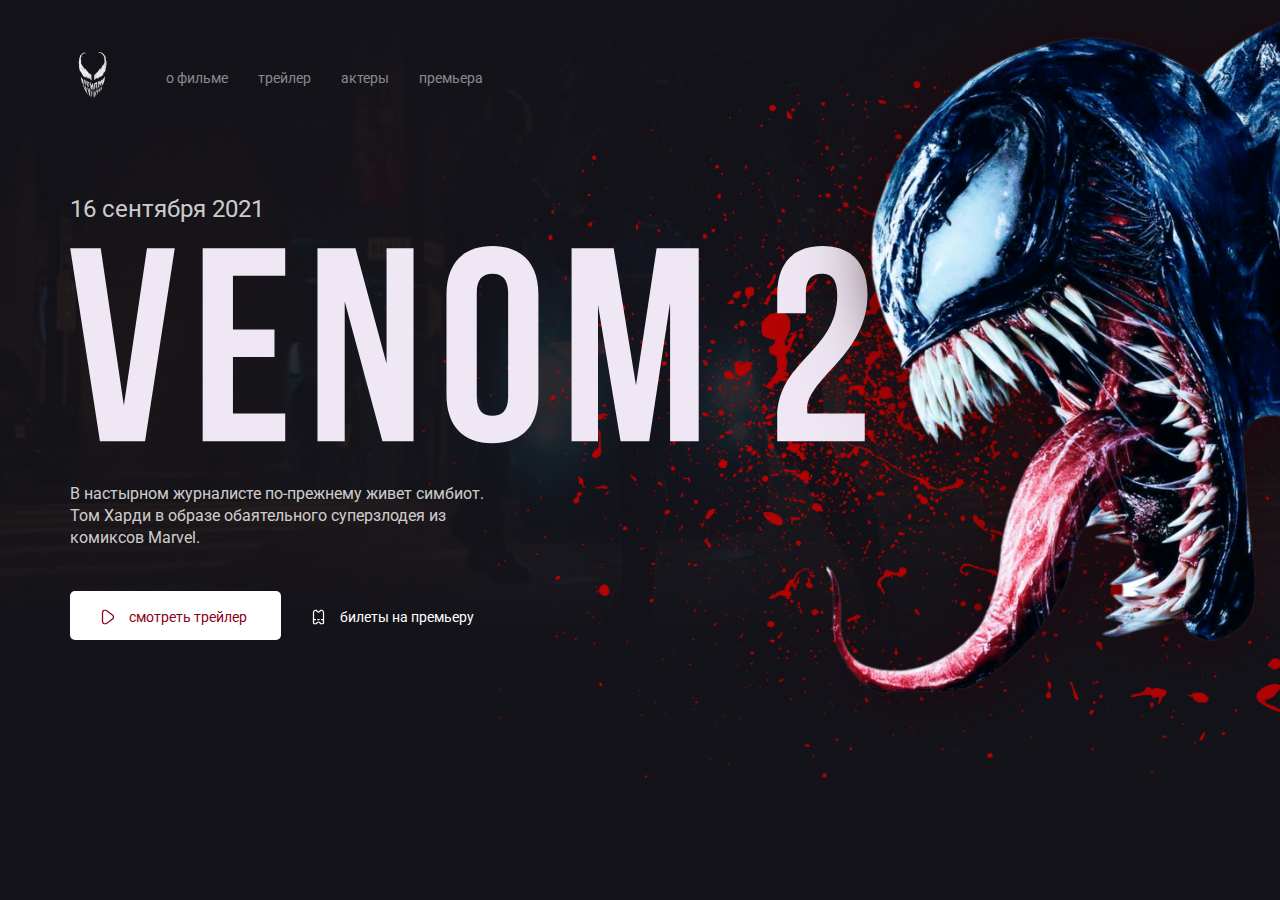
<file: venom/index.html>
<!DOCTYPE html>
<html lang="ru">

<head>
    <meta charset="UTF-8">
    <meta http-equiv="X-UA-Compatible" content="IE=edge">
    <meta name="viewport" content="width=device-width, initial-scale=1.0">
    <link rel="preconnect" href="https://fonts.gstatic.com">
    <link href="https://fonts.googleapis.com/css2?family=Roboto:wght@400;700&display=swap" rel="stylesheet">
    <link rel="stylesheet" href="css/jquery.fancybox.min.css">
    <link rel="stylesheet" href="css/normalize.css">
    <link rel="stylesheet" href="css/style.css">
    <title>Главная - Venom 2</title>
</head>

<body>
    <div class="hero-wrapper">
        <div class="container">
            <header class="header">
                <a href="index.html" class="logo">
                    <img width="46" height="71" src="img/logo.png" alt="Logo: Venom logo" class="logo-img">
                </a>
                <nav class="header-nav">
                    <button class="menu-btn">
                        <span class="menu-btn-text">меню</span>
                        <img src="img/menu-btn.svg" alt="icon: Menu button" class="menu-btn-img">
                    </button>
                    <a href="#" class="close-btn">
                        <span class="close-text">закрыть</span>
                        <img src="img/close-line.svg" alt="Icon: Close" class="close-img">
                    </a>
                    <ul class="menu">
                        <li class="menu-item"><a href="about.html" class="menu-link">о фильме</a></li>
                        <li class="menu-item"><a data-fancybox href="https://www.youtube.com/watch?v=Othd8W8o3t0&t=1s"
                                class="menu-link">трейлер</a></li>
                        <li class="menu-item"><a href="#" class="menu-link">актеры</a></li>
                        <li class="menu-item"><a href="#" class="menu-link">премьера</a></li>
                    </ul>
                </nav>
            </header>

            <div class="film">
                <div class="film-text">
                    <span class="film-date">16 сентября 2021</span>
                    <img src="img/venom2.svg" alt="Logo: Venom 2" class="film-logo">
                    <p class="film-description">В настырном журналисте по-прежнему живет симбиот. Том Харди в
                        образе
                        обаятельного суперзлодея из комиксов Marvel.</p>
                </div>
                <!-- /.film-text -->
                <div class="button-group">
                    <a data-fancybox href="https://www.youtube.com/watch?v=Othd8W8o3t0&t=1s"
                        class="button button-primary">
                        <img width="15" src="img/play.svg" alt="Icon: Play" class="button-icon">
                        <span class="button-text">смотреть трейлер</span>
                    </a>
                    <a href="#" class="button button-link">
                        <img width="15" src="img/ticket.svg" alt="Icon: Ticket" class="button-icon">
                        <span class="button-text">билеты на премьеру</span>
                    </a>
                </div>
                <!-- /.button-group -->
            </div>
            <!-- /.film -->
        </div>
        <img src="img/venom.png" alt="Photo: Venom" class="venom">
        <img src="img/blood.png" alt="Photo: blood" class="venom-blood">
        <script src="script/jquery-3.6.0.min.js"></script>
        <script src="script/jquery.fancybox.min.js"></script>
        <script src="script/script.js"></script>
    </div>
</body>

</html>
</file>
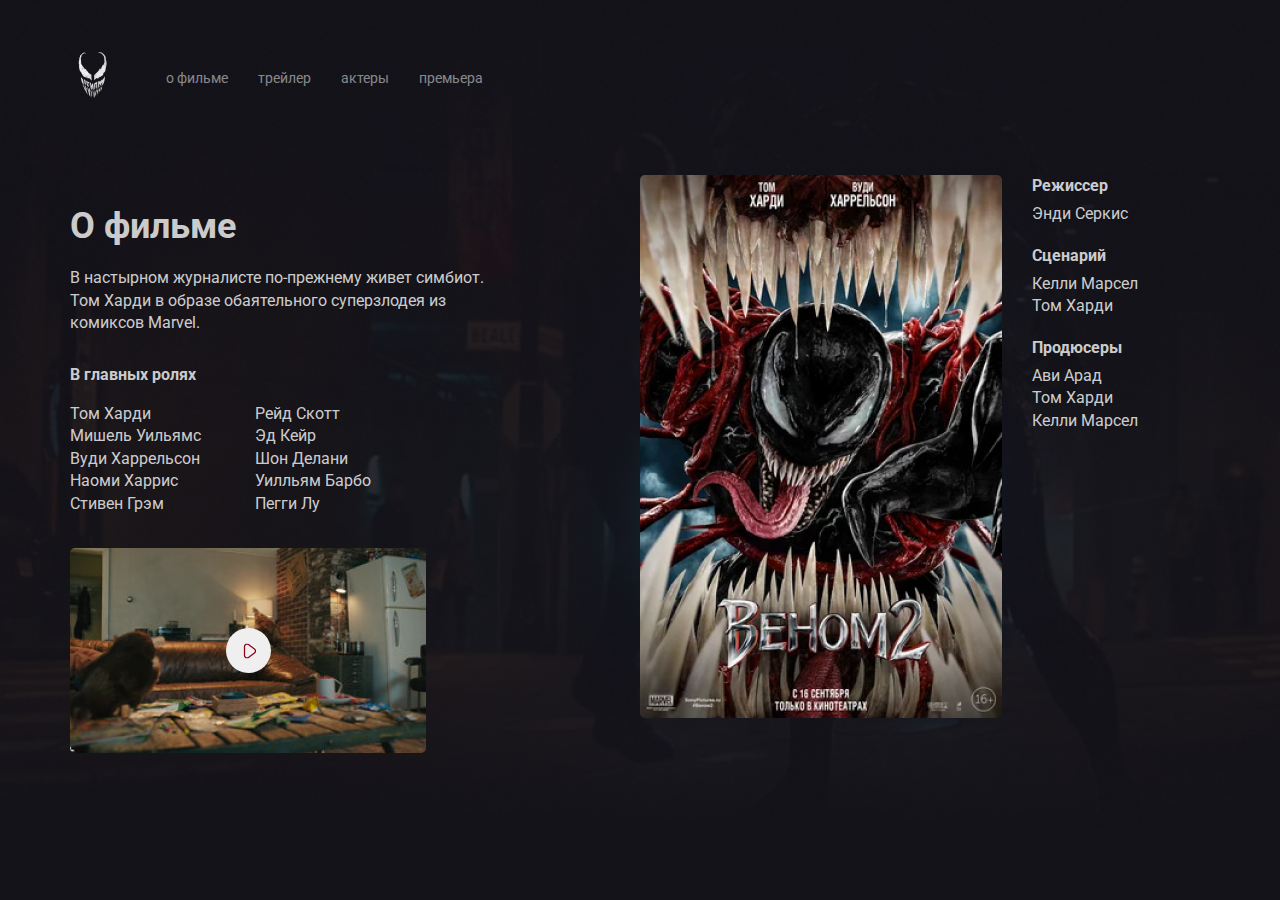
<file: venom/about.html>
<!DOCTYPE html>
<html lang="ru">

<head>
    <meta charset="UTF-8">
    <meta http-equiv="X-UA-Compatible" content="IE=edge">
    <meta name="viewport" content="width=device-width, initial-scale=1.0">
    <link rel="preconnect" href="https://fonts.gstatic.com">
    <link href="https://fonts.googleapis.com/css2?family=Roboto:wght@400;700&display=swap" rel="stylesheet">
    <link rel="stylesheet" href="css/jquery.fancybox.min.css">
    <link rel="stylesheet" href="css/normalize.css">
    <link rel="stylesheet" href="css/aboutStyle.css">
    <title>О фильме - Venom 2</title>
</head>

<body>
    <div class="hero-wrapper">
        <div class="container">
            <header class="header">
                <a href="index.html" class="logo">
                    <img width="46" height="71" src="img/logo.png" alt="Logo: Venom logo" class="logo-img">
                </a>
                <nav class="header-nav">
                    <button class="menu-btn">
                        <span class="menu-btn-text">меню</span>
                        <img src="img/menu-btn.svg" alt="icon: Menu button" class="menu-btn-img">
                    </button>
                    <a href="#" class="close-btn">
                        <span class="close-text">закрыть</span>
                        <img src="img/close-line.svg" alt="Icon: Close" class="close-img">
                    </a>
                    <ul class="menu">
                        <li class="menu-item"><a href="about.html" class="menu-link">о фильме</a></li>
                        <li class="menu-item"><a data-fancybox href="https://www.youtube.com/watch?v=Othd8W8o3t0&t=1s"
                                class="menu-link">трейлер</a></li>
                        <li class="menu-item"><a href="#" class="menu-link">актеры</a></li>
                        <li class="menu-item"><a href="#" class="menu-link">премьера</a></li>
                    </ul>
                </nav>
            </header>
            <div class="content">
                <div class="col">
                    <h2 class="content-title">О фильме</h2>
                    <p class="content-text">В настырном журналисте по-прежнему живет симбиот. Том Харди в образе
                        обаятельного суперзлодея из комиксов Marvel.</p>
                    <h3 class="content-subtitle">В главных ролях</h3>
                    <ul class="content-list column-2">
                        <li class="list-item">Том Харди</li>
                        <li class="list-item">Мишель Уильямс</li>
                        <li class="list-item">Вуди Харрельсон</li>
                        <li class="list-item">Наоми Харрис</li>
                        <li class="list-item">Стивен Грэм</li>
                        <li class="list-item">Рейд Скотт</li>
                        <li class="list-item">Эд Кейр</li>
                        <li class="list-item">Шон Делани</li>
                        <li class="list-item">Уилльям Барбо</li>
                        <li class="list-item">Пегги Лу</li>
                    </ul>
                    <div class="trailer">
                        <button class="play" id="play-video-btn">
                            <img src="img/play.svg" alt="Icon: play" class="play-icon">
                        </button>
                        <iframe id="embed-video-frame" width="356" height="205"
                            src="https://www.youtube.com/embed/Othd8W8o3t0?rel=0&showinfo=0"
                            title="YouTube video player" frameborder="0"
                            allow="accelerometer; autoplay; clipboard-write; encrypted-media; gyroscope; picture-in-picture"
                            allowfullscreen></iframe>
                    </div>
                    <!-- /.trailer -->
                </div>
                <div class="col">
                    <div class="poster-wrapper">
                        <img src="img/poster.jpg" alt="Image: Poster" class="poster">
                        <div class="creators">
                            <h3 class="content-subtitle">Режиссер</h3>
                            <ul class="creator-list">
                                <li class="list-item">Энди Серкис</li>
                            </ul>
                            <h3 class="content-subtitle">Сценарий</h3>
                            <ul class="creator-list">
                                <li class="list-item">Келли Марсел</li>
                                <li class="list-item">Том Харди</li>
                            </ul>
                            <h3 class="content-subtitle">Продюсеры</h3>
                            <ul class="creator-list">
                                <li class="list-item">Ави Арад</li>
                                <li class="list-item">Том Харди</li>
                                <li class="list-item">Келли Марсел</li>
                            </ul>
                        </div>
                        <!-- /.poster-wrapper -->
                    </div>
                    <!-- /.creators -->
                </div>
            </div>
            <!-- /.contant -->
        </div>
    </div>

    <script src="script/jquery-3.6.0.min.js"></script>
    <script src="script/jquery.fancybox.min.js"></script>
    <script src="script/script.js"></script>
</body>

</html>
</file>
<file: venom/css/style.css>
body {
    background-color: #14131A;
    color: #fff;
    font-family: 'Roboto',
    sans-serif;
}
.container {
    max-width: 1140px;
    width: 90%;
    margin: auto;
    z-index: 3;
    position: relative;
}
.header {
    display: flex;
    align-items: center;
    padding-top: 40px;
    margin-bottom: 80px;
}
.logo {
    display: inline-block;
    margin-right: 50px;
}
.menu {
    margin: 0;
    padding: 0;
    list-style: none;
    display: flex;
}
.menu-item {
    margin-right: 30px;
}
.menu-link {
    text-decoration: none;
    font-size: 14px;
    line-height: 16px;
    color: rgba(255, 255, 255, 0.5);
}
.menu-btn {
    display: none;
}
.close-btn {
    display: none;
    align-items: center;
    text-decoration: none;
    color: #14131A;
}
.close-text {
    font-size: 14px;
    line-height: 16px;
    margin-right: 10px;
}
.film-date {
    display: block;
    font-size: 24px;
    line-height: 28px;
    color: rgba(255, 255, 255, 0.8);
    margin-bottom: 2%;
}
.film-description {
    margin-top: 3%;
    max-width: 422px;
    font-size: 16px;
    line-height: 140%;
    color: rgba(255, 255, 255, 0.8);
}
.film-logo {
    max-width: 830px;
    width: 70%;
}
.button-group {
    margin-top: 5%;
}
.button {
    padding: 15px 30px;
    text-decoration: none;
    cursor: pointer;
    border: none;
    border-radius: 5px;
    -webkit-border-radius: 5px;
    -moz-border-radius: 5px;
    -ms-border-radius: 5px;
    -o-border-radius: 5px;
}
.button-icon, .button-text {
    display: inline-block;
    vertical-align: middle;
}
.button-text {
    font-size: 14px;
    line-height: 16px;
    margin-left: 10px;
}
.button-primary {
    color: #8D0019;
    background-color: #fff;
}
.button-link {
    color: #fff;
}
.venom {
    position: absolute;
    max-width: 728px;
    width: 50%;
    top: 0;
    right: 0;
    z-index: 3;
}
.venom-blood {
    position: absolute;
    width: 70%;
    top: 0;
    right: 0;
    z-index: 1;
}
.hero-wrapper {
    background: url('../img/bg.jpg') no-repeat center center;
    background-size: cover;
    
}
@media (min-width: 1200px) {
    .button-primary:hover {
        opacity: 0.7;
        box-shadow: 0 0 10px #8D0019;
    }
    .menu-item:hover{
        cursor: pointer;
        margin-top: -10px;
        box-shadow: 0px 5px 0px #8D0019;
}
}
@media (max-width: 768px) {
    .venom-blood {
        display: none;
    }
    .venom {
        top: 28%;
        z-index: 0;
    }
}
@media (max-width: 576px) {
    .menu {
        position: fixed;
        left: 0;
        top: 0;
        width: 100%;
        height: 100%;
        background-color: #fff;
        z-index: 9;
        display: flex;
        flex-direction: column;
        justify-content: center;
        align-items: center;
        opacity: 0;
        transform: translateX(100%);
        -webkit-transform: translateX(100%);
        -moz-transform: translateX(100%);
        -ms-transform: translateX(100%);
        -o-transform: translateX(100%);
        transition: transform 0.2s;
        -webkit-transition: transform 0.2s;
        -moz-transition: transform 0.2s;
        -ms-transition: transform 0.2s;
        -o-transition: transform 0.2s;
}
    .menu-item {
        margin-top: 2%;
        margin-bottom: 2%;
        margin-right: 0;
    }
    .menu-link {
        color: #14131A;
    }
    .header-nav {
        margin-left: auto;
    }
    .menu-btn {
        display: flex;
        align-items: center;
        justify-content: center;
        padding: 10px;
        border: none;
        background-color: inherit;
        cursor: pointer;
        color: rgba(255, 255, 255, 0.8);
    }
    .menu-btn-text {
        margin-right: 10px;
    }
    .close-btn {
        position: fixed;
        right: 25px;
        top: 65px;
        display: flex;
        align-items: center;
        text-decoration: none;
        color: #14131A;
        z-index: 10;
        transform: translateX(100%);
        transition: transform 0.2s;
        transition-delay: 0.4s;
        -webkit-transition: transform 0.2s;
        -moz-transition: transform 0.2s;
        -ms-transition: transform 0.2s;
        -o-transition: transform 0.2s;
        -webkit-transform: translateX(100%);
        -moz-transform: translateX(100%);
        -ms-transform: translateX(100%);
        -o-transform: translateX(100%);
}
    .is-active {
        opacity: 1;
        transform: translateX(0);
        -webkit-transform: translateX(0);
        -moz-transform: translateX(0);
        -ms-transform: translateX(0);
        -o-transform: translateX(0);
    }
    .button-group {
        display: flex;
        flex-direction: column;
        align-items: center;
        justify-content: center;
    }
    .film-text {
        text-align: center;
    }
    .venom {
        top: 35%;
        width: 35%;
    }
}
</file>
<file: venom/css/aboutStyle.css>
body {
    background-color: #14131A;
    color: #fff;
    font-family: 'Roboto',
        sans-serif;
}
img {
    max-width: 100%;
}
.container {
    max-width: 1140px;
    width: 90%;
    margin: auto;
}
.header {
    display: flex;
    align-items: center;
    padding-top: 40px;
    margin-bottom: 60px;
}
.logo {
    display: inline-block;
    margin-right: 50px;
}
.menu {
    margin: 0;
    padding: 0;
    list-style: none;
    display: flex;
}
.menu-item {
    margin-right: 30px;
}
.menu-link {
    text-decoration: none;
    font-size: 14px;
    line-height: 16px;
    color: rgba(255, 255, 255, 0.5);
}
.menu-btn {
    display: none;
}
.close-btn {
    display: none;
}
.close-text {
    font-size: 14px;
    line-height: 16px;
    margin-right: 10px;
}
.hero-wrapper {
    background: url('../img/bg.jpg') no-repeat;
    background-size: cover;
}
.content {
    display: flex;
}
.col {
    flex-basis: 50%;
}
.content-title {
    font-weight: bold;
    font-size: 36px;
    line-height: 42px;
    color: rgba(255, 255, 255, 0.8);
    margin-bottom: 20px;
}
.content-text {
    max-width: 423px;
    font-size: 16px;
    line-height: 140%;
    color: rgba(255, 255, 255, 0.8);
    margin-bottom: 30px;
}
.content-subtitle {
    font-weight: bold;
    font-size: 16px;
    line-height: 140%;
    color: rgba(255, 255, 255, 0.8);
    margin-bottom: 15px;
    margin-top: 0;
}
.content-list {
    list-style: none;
    padding: 0;
    
}
.column-2 {
    column-count: 2;
    -webkit-column-count: 2;
    -moz-column-count: 2;
    column-gap: 20px;
    -webkit-column-gap: 20px;
    -moz-column-gap: 20px;
    max-width: 350px;
}
.list-item {
    line-height: 1.5;
    font-size: 16px;
    line-height: 140%;
    color: rgba(255, 255, 255, 0.8)
}
.trailer {
    display: flex;
    justify-content: center;
    align-items: center;
    margin-top: 33px;
    width: 356px;
    height: 205px;
    background: url('../img/trailer-cover.jpg') no-repeat center / contain;
    border-radius: 5px;
    -webkit-border-radius: 5px;
    -moz-border-radius: 5px;
    -ms-border-radius: 5px;
    -o-border-radius: 5px;
}
.play {
    width: 45px;
    height: 45px;
    border: none;
    cursor: pointer;
    border-radius: 50%;
    -webkit-border-radius: 50%;
    -moz-border-radius: 50%;
    -ms-border-radius: 50%;
    -o-border-radius: 50%;
}
.play-icon {
    transform: translate(1px, 3px);
    -webkit-transform: translate(1px, 3px);
    -moz-transform: translate(1px, 3px);
    -ms-transform: translate(1px, 3px);
    -o-transform: translate(1px, 3px);
}
.poster-wrapper {
    display: flex;
    align-items: start;
}
.poster {
    margin-right: 30px;
    margin-bottom: 116px;
    width: 362px;
    border-radius: 5px;
    -webkit-border-radius: 5px;
    -moz-border-radius: 5px;
    -ms-border-radius: 5px;
    -o-border-radius: 5px;
}
.poster-wrapper .content-subtitle {
    margin-bottom: 5px;
}
.poster-wrapper .content-text {
    margin-bottom: 20px;
}
.creator-list {
    list-style: none;
    padding: 0;
    margin: 5px 0 20px;
}
#embed-video-frame {
    display: none;
}
@media (min-width: 1200px) {
    .button-primary:hover {
        opacity: 0.7;
        box-shadow: 0 0 10px #8D0019;
    }
    .menu-item:hover {
        cursor: pointer;
        margin-top: -10px;
        box-shadow: 0px 5px 0px #8D0019;
    }
}
@media (max-width: 1024px) {
    .content {
        flex-direction: column;
    }
    .col {
        margin-bottom: 5%;
    }
}
@media (max-width: 576px) {
    .header {
        margin-bottom: 4%;
    }
    .menu {
        position: fixed;
        left: 0;
        top: 0;
        width: 100%;
        height: 100%;
        background-color: #fff;
        z-index: 9;
        display: flex;
        flex-direction: column;
        justify-content: center;
        align-items: center;
        opacity: 0;
        transform: translateX(100%);
        -webkit-transform: translateX(100%);
        -moz-transform: translateX(100%);
        -ms-transform: translateX(100%);
        -o-transform: translateX(100%);
        transition: transform 0.2s;
        -webkit-transition: transform 0.2s;
        -moz-transition: transform 0.2s;
        -ms-transition: transform 0.2s;
        -o-transition: transform 0.2s;
}
    .menu-item {
        margin-top: 2%;
        margin-bottom: 2%;
        margin-right: 0;
    }
    .menu-link {
        color: #14131A;
    }
    .header-nav {
        margin-left: auto;
    }
    .menu-btn {
        display: flex;
        align-items: center;
        justify-content: center;
        padding: 10px;
        border: none;
        background-color: inherit;
        cursor: pointer;
        color: #fff;
    }
    .menu-btn-text {
        margin-right: 10px;
    }
    .close-btn {
        position: fixed;
        right: 25px;
        top: 65px;
        display: flex;
        align-items: center;
        text-decoration: none;
        color: #14131A;
        z-index: 10;
        transform: translateX(100%);
        transition-delay: 0.4s;
        transition: transform 0.2s;
        -webkit-transition: transform 0.2s;
        -moz-transition: transform 0.2s;
        -ms-transition: transform 0.2s;
        -o-transition: transform 0.2s;
        -webkit-transform: translateX(100%);
        -moz-transform: translateX(100%);
        -ms-transform: translateX(100%);
        -o-transform: translateX(100%);
}
.is-active {
    opacity: 1;
    transform: translateX(0);
    -webkit-transform: translateX(0);
    -moz-transform: translateX(0);
    -ms-transform: translateX(0);
    -o-transform: translateX(0);
}
    .poster-wrapper {
        flex-direction: column;
    }
    .poster {
        max-width: 350px;
        width: 100%;
        margin-bottom: 4%;
        margin-right: 0;
    }
    .trailer {
        max-width: 350px;
        width: 100%;
    }
    .column-2 {
        column-count: 1;
    }
}
</file>
